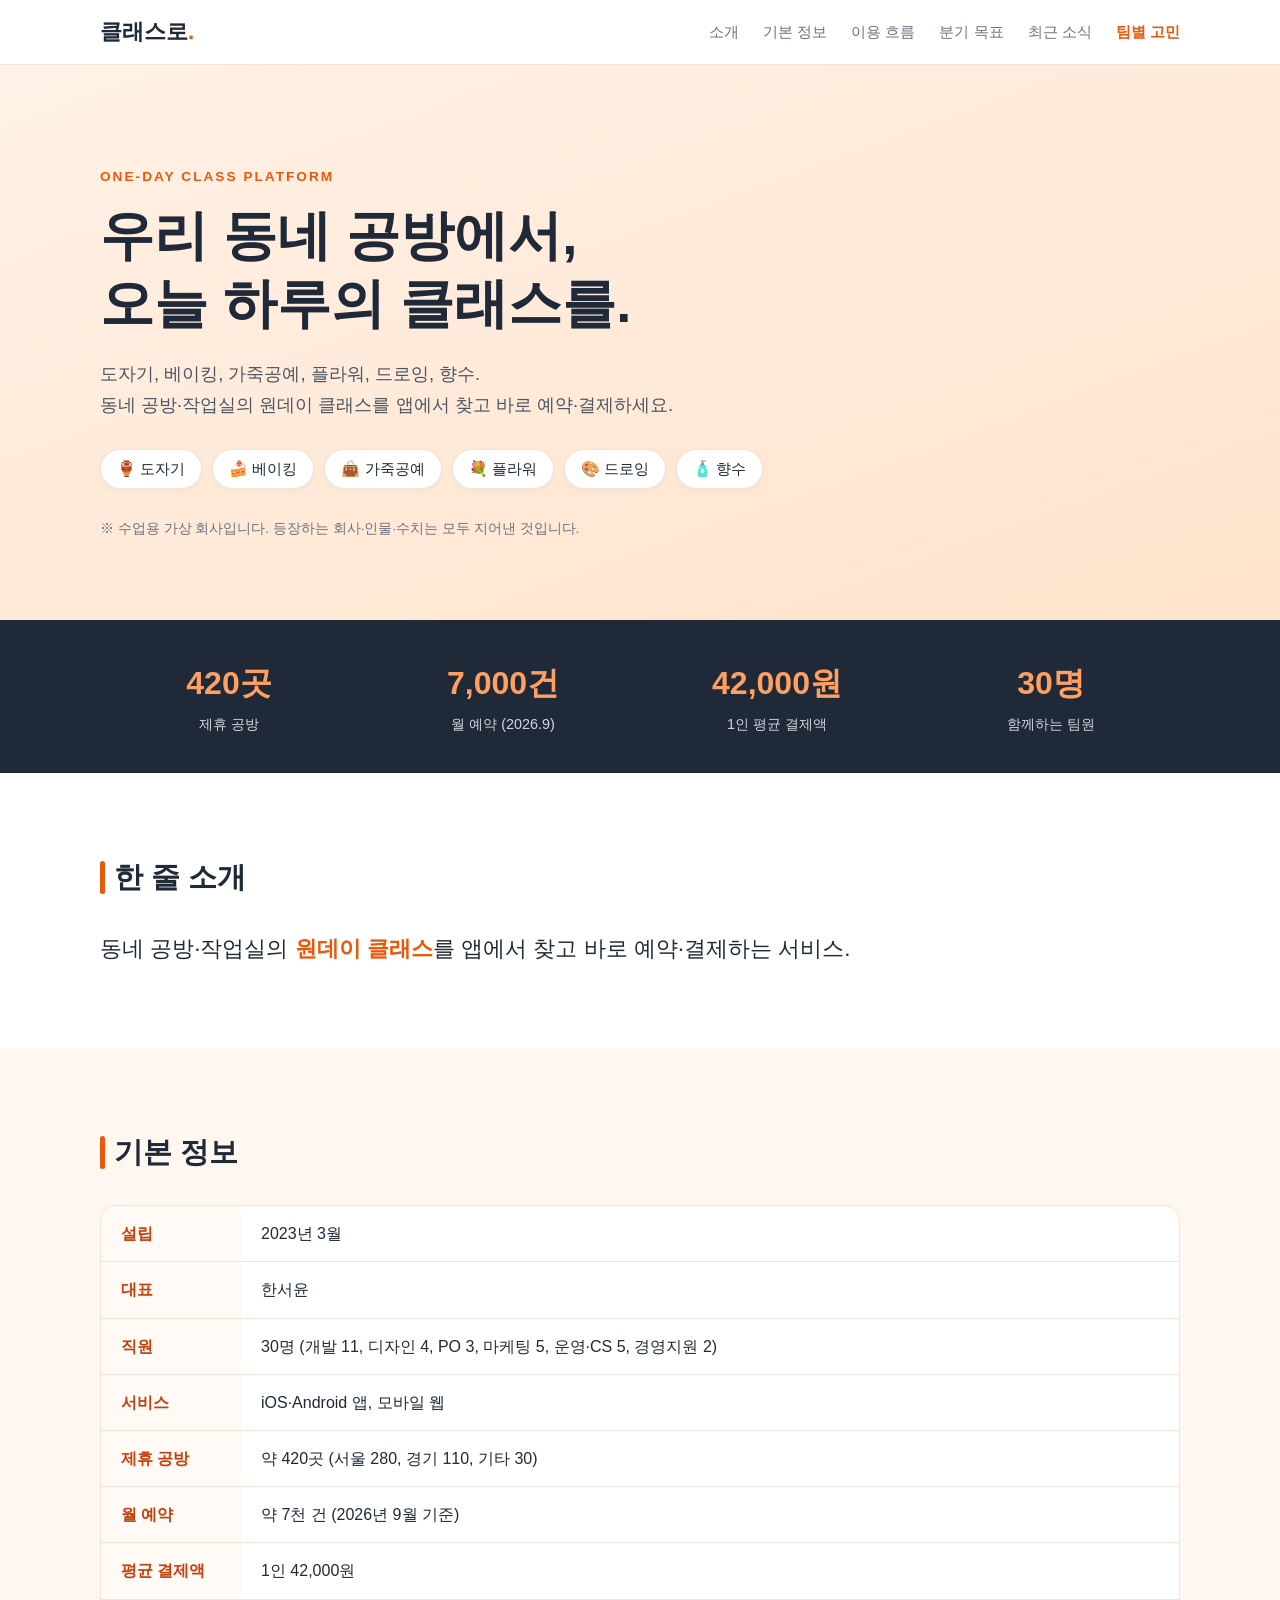
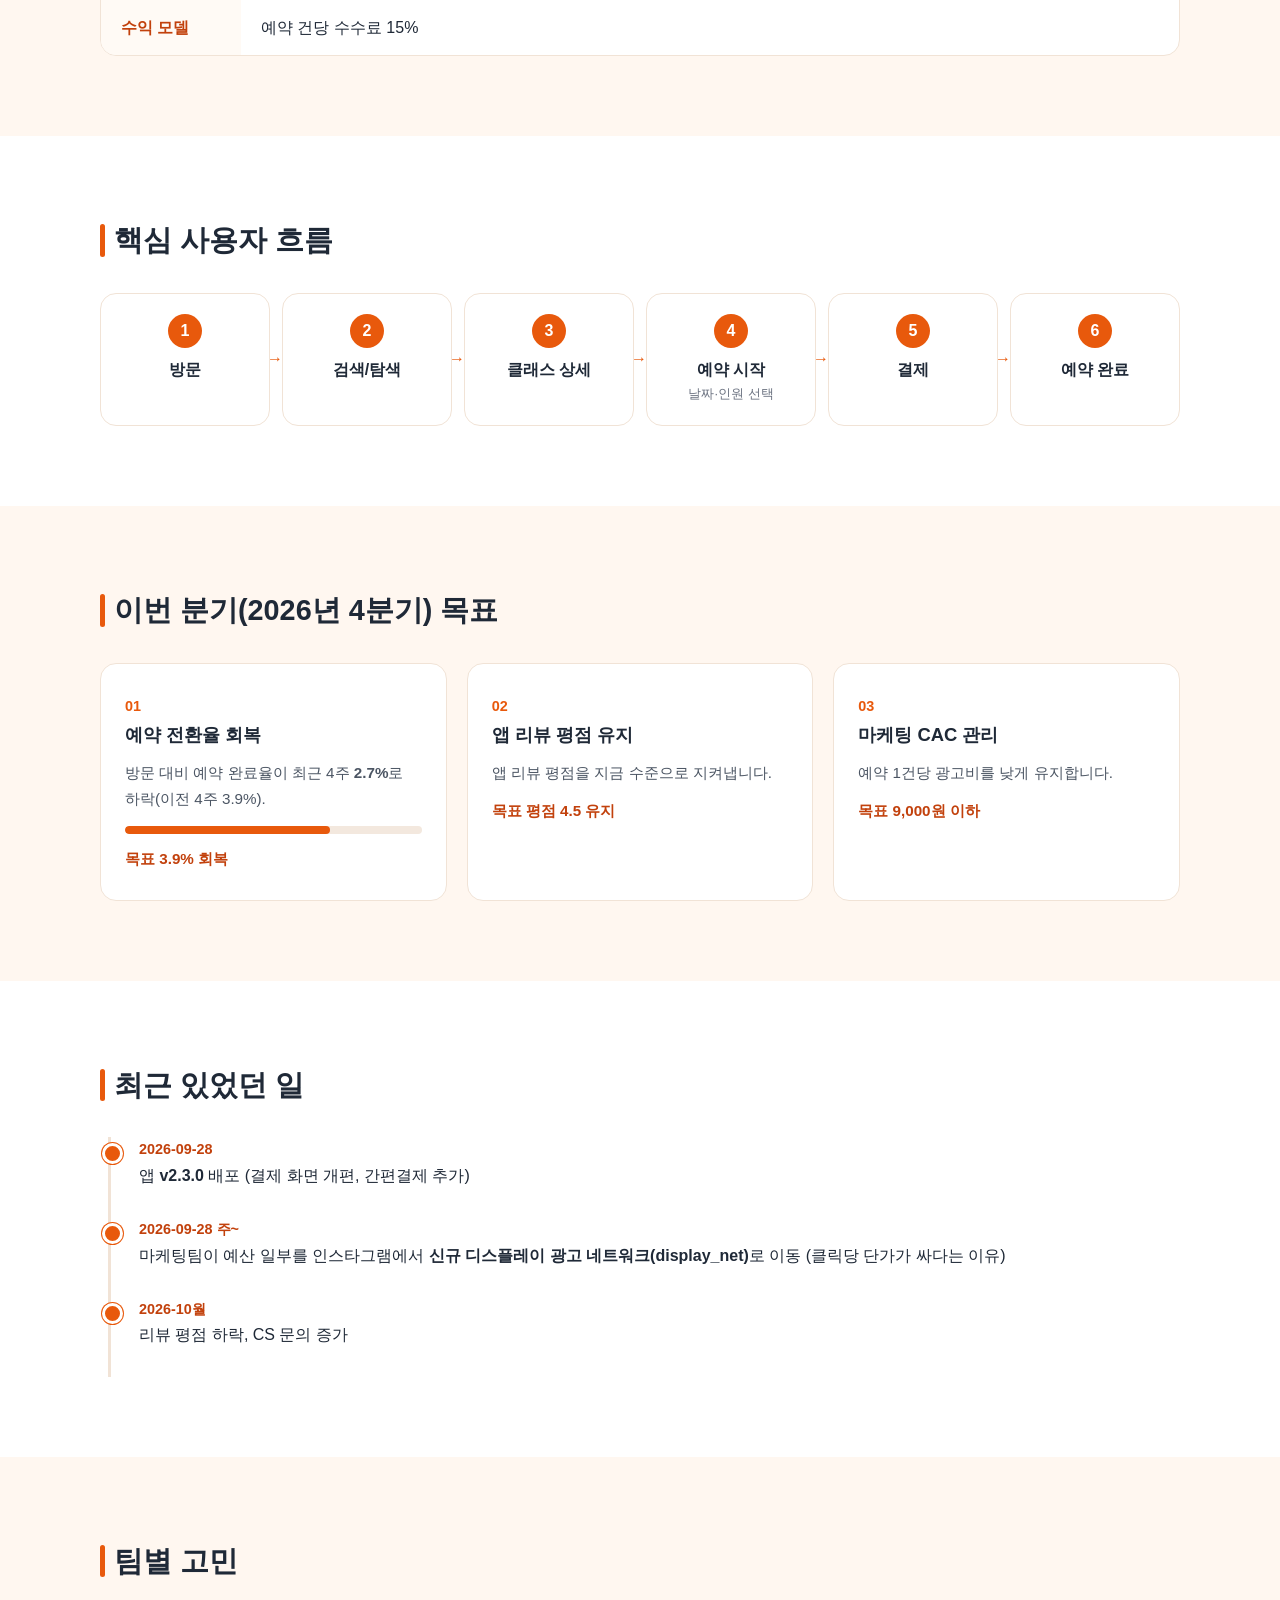
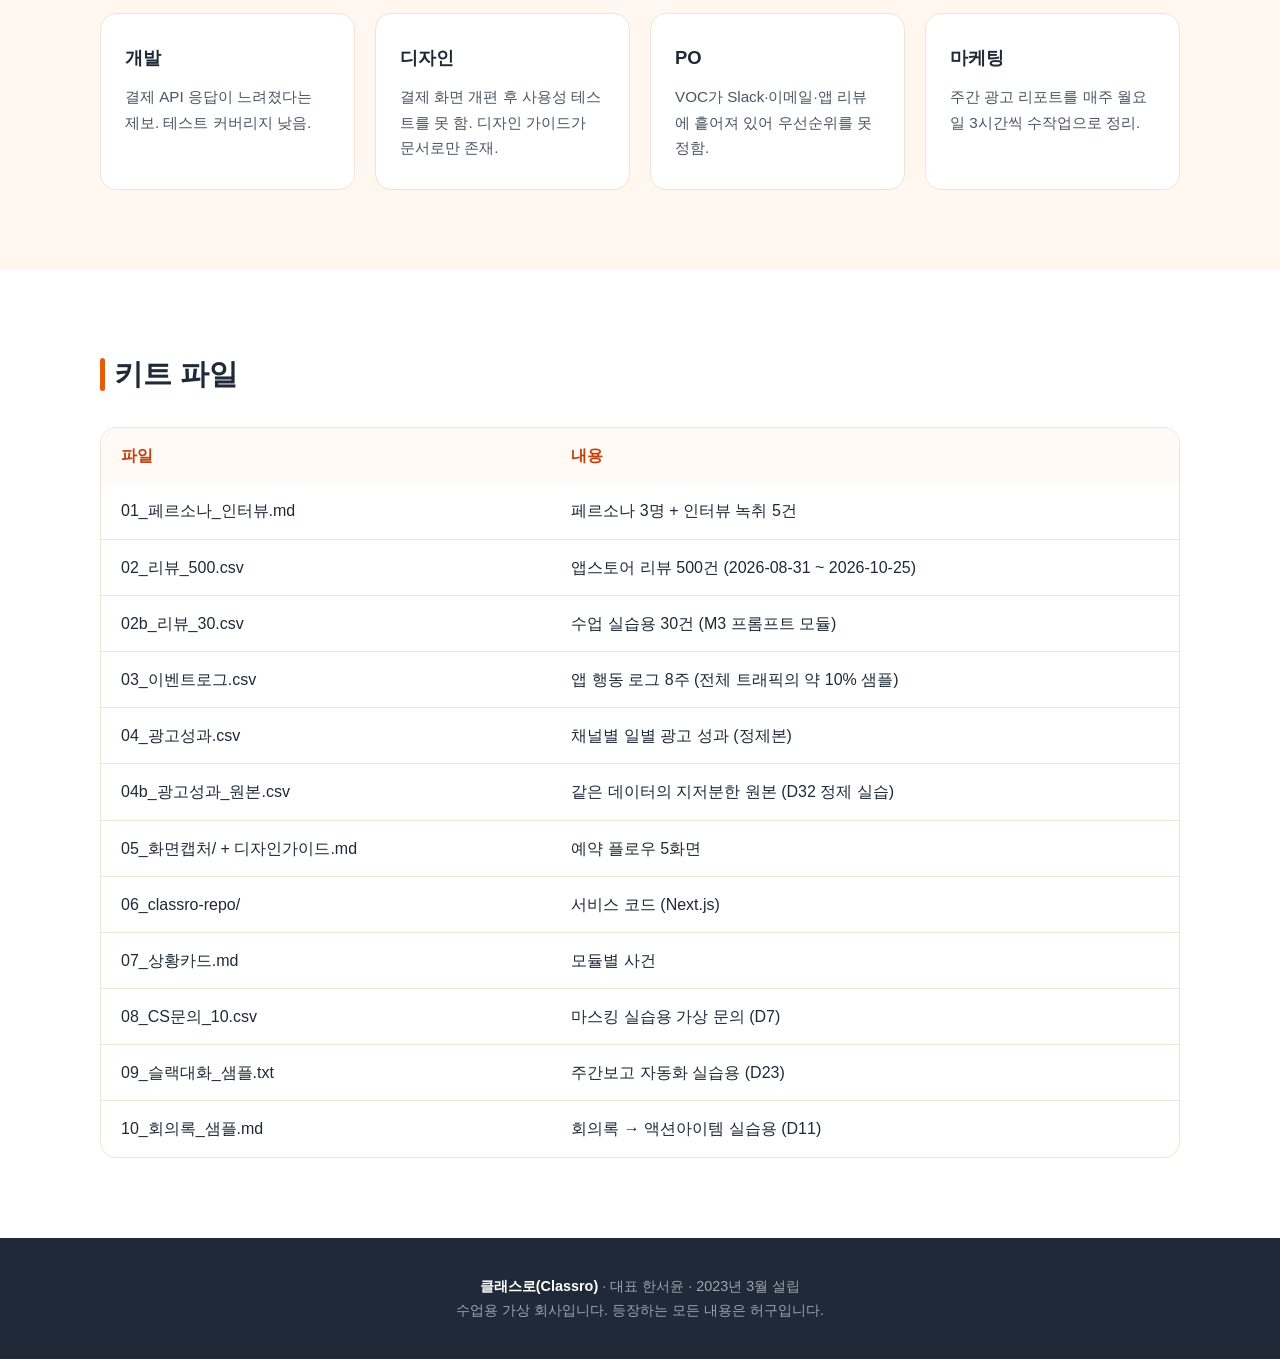
<file: index.html>
<!DOCTYPE html>
<html lang="ko">
<head>
  <meta charset="UTF-8">
  <meta name="viewport" content="width=device-width, initial-scale=1.0">
  <title>클래스로(Classro) - 동네 공방 원데이 클래스 예약</title>
  <meta name="description" content="동네 공방·작업실의 원데이 클래스를 앱에서 찾고 바로 예약·결제하는 서비스, 클래스로.">
  <link rel="stylesheet" href="css/style.css">
</head>
<body>
  <header class="header">
    <div class="container header-inner">
      <a href="#top" class="logo">클래스로<span>.</span></a>
      <button class="nav-toggle" aria-label="메뉴 열기" aria-expanded="false">☰</button>
      <nav class="nav">
        <a href="#about">소개</a>
        <a href="#info">기본 정보</a>
        <a href="#flow">이용 흐름</a>
        <a href="#goals">분기 목표</a>
        <a href="#news">최근 소식</a>
        <a href="#teams">팀별 고민</a>
      </nav>
    </div>
  </header>

  <main id="top">
    <section class="hero">
      <div class="container">
        <p class="eyebrow">ONE-DAY CLASS PLATFORM</p>
        <h1>우리 동네 공방에서,<br>오늘 하루의 클래스를.</h1>
        <p class="hero-sub">도자기, 베이킹, 가죽공예, 플라워, 드로잉, 향수.<br>동네 공방·작업실의 원데이 클래스를 앱에서 찾고 바로 예약·결제하세요.</p>
        <div class="chips">
          <span>🏺 도자기</span><span>🍰 베이킹</span><span>👜 가죽공예</span>
          <span>💐 플라워</span><span>🎨 드로잉</span><span>🧴 향수</span>
        </div>
        <p class="notice">※ 수업용 가상 회사입니다. 등장하는 회사·인물·수치는 모두 지어낸 것입니다.</p>
      </div>
    </section>

    <section class="stats">
      <div class="container stats-grid">
        <div><strong class="count" data-target="420" data-suffix="곳">0</strong><span>제휴 공방</span></div>
        <div><strong class="count" data-target="7000" data-suffix="건">0</strong><span>월 예약 (2026.9)</span></div>
        <div><strong class="count" data-target="42000" data-suffix="원">0</strong><span>1인 평균 결제액</span></div>
        <div><strong class="count" data-target="30" data-suffix="명">0</strong><span>함께하는 팀원</span></div>
      </div>
    </section>

    <section id="about" class="section">
      <div class="container">
        <h2>한 줄 소개</h2>
        <p class="lead">동네 공방·작업실의 <strong>원데이 클래스</strong>를 앱에서 찾고 바로 예약·결제하는 서비스.</p>
      </div>
    </section>

    <section id="info" class="section alt">
      <div class="container">
        <h2>기본 정보</h2>
        <div class="table-wrap">
          <table>
            <tbody>
              <tr><th>설립</th><td>2023년 3월</td></tr>
              <tr><th>대표</th><td>한서윤</td></tr>
              <tr><th>직원</th><td>30명 (개발 11, 디자인 4, PO 3, 마케팅 5, 운영·CS 5, 경영지원 2)</td></tr>
              <tr><th>서비스</th><td>iOS·Android 앱, 모바일 웹</td></tr>
              <tr><th>제휴 공방</th><td>약 420곳 (서울 280, 경기 110, 기타 30)</td></tr>
              <tr><th>월 예약</th><td>약 7천 건 (2026년 9월 기준)</td></tr>
              <tr><th>평균 결제액</th><td>1인 42,000원</td></tr>
              <tr><th>수익 모델</th><td>예약 건당 수수료 15%</td></tr>
            </tbody>
          </table>
        </div>
      </div>
    </section>

    <section id="flow" class="section">
      <div class="container">
        <h2>핵심 사용자 흐름</h2>
        <ol class="steps">
          <li><b>1</b>방문</li>
          <li><b>2</b>검색/탐색</li>
          <li><b>3</b>클래스 상세</li>
          <li><b>4</b>예약 시작<small>날짜·인원 선택</small></li>
          <li><b>5</b>결제</li>
          <li><b>6</b>예약 완료</li>
        </ol>
      </div>
    </section>

    <section id="goals" class="section alt">
      <div class="container">
        <h2>이번 분기(2026년 4분기) 목표</h2>
        <div class="cards three">
          <article class="card">
            <span class="num">01</span>
            <h3>예약 전환율 회복</h3>
            <p>방문 대비 예약 완료율이 최근 4주 <b>2.7%</b>로 하락(이전 4주 3.9%).</p>
            <div class="bar" data-from="2.7" data-to="3.9"><i></i></div>
            <p class="goal">목표 3.9% 회복</p>
          </article>
          <article class="card">
            <span class="num">02</span>
            <h3>앱 리뷰 평점 유지</h3>
            <p>앱 리뷰 평점을 지금 수준으로 지켜냅니다.</p>
            <p class="goal">목표 평점 4.5 유지</p>
          </article>
          <article class="card">
            <span class="num">03</span>
            <h3>마케팅 CAC 관리</h3>
            <p>예약 1건당 광고비를 낮게 유지합니다.</p>
            <p class="goal">목표 9,000원 이하</p>
          </article>
        </div>
      </div>
    </section>

    <section id="news" class="section">
      <div class="container">
        <h2>최근 있었던 일</h2>
        <ul class="timeline">
          <li><time>2026-09-28</time>앱 <b>v2.3.0</b> 배포 (결제 화면 개편, 간편결제 추가)</li>
          <li><time>2026-09-28 주~</time>마케팅팀이 예산 일부를 인스타그램에서 <b>신규 디스플레이 광고 네트워크(display_net)</b>로 이동 (클릭당 단가가 싸다는 이유)</li>
          <li><time>2026-10월</time>리뷰 평점 하락, CS 문의 증가</li>
        </ul>
      </div>
    </section>

    <section id="teams" class="section alt">
      <div class="container">
        <h2>팀별 고민</h2>
        <div class="cards four">
          <article class="card"><h3>개발</h3><p>결제 API 응답이 느려졌다는 제보. 테스트 커버리지 낮음.</p></article>
          <article class="card"><h3>디자인</h3><p>결제 화면 개편 후 사용성 테스트를 못 함. 디자인 가이드가 문서로만 존재.</p></article>
          <article class="card"><h3>PO</h3><p>VOC가 Slack·이메일·앱 리뷰에 흩어져 있어 우선순위를 못 정함.</p></article>
          <article class="card"><h3>마케팅</h3><p>주간 광고 리포트를 매주 월요일 3시간씩 수작업으로 정리.</p></article>
        </div>
      </div>
    </section>

    <section id="kit" class="section">
      <div class="container">
        <h2>키트 파일</h2>
        <div class="table-wrap">
          <table>
            <thead><tr><th>파일</th><th>내용</th></tr></thead>
            <tbody>
              <tr><td>01_페르소나_인터뷰.md</td><td>페르소나 3명 + 인터뷰 녹취 5건</td></tr>
              <tr><td>02_리뷰_500.csv</td><td>앱스토어 리뷰 500건 (2026-08-31 ~ 2026-10-25)</td></tr>
              <tr><td>02b_리뷰_30.csv</td><td>수업 실습용 30건 (M3 프롬프트 모듈)</td></tr>
              <tr><td>03_이벤트로그.csv</td><td>앱 행동 로그 8주 (전체 트래픽의 약 10% 샘플)</td></tr>
              <tr><td>04_광고성과.csv</td><td>채널별 일별 광고 성과 (정제본)</td></tr>
              <tr><td>04b_광고성과_원본.csv</td><td>같은 데이터의 지저분한 원본 (D32 정제 실습)</td></tr>
              <tr><td>05_화면캡처/ + 디자인가이드.md</td><td>예약 플로우 5화면</td></tr>
              <tr><td>06_classro-repo/</td><td>서비스 코드 (Next.js)</td></tr>
              <tr><td>07_상황카드.md</td><td>모듈별 사건</td></tr>
              <tr><td>08_CS문의_10.csv</td><td>마스킹 실습용 가상 문의 (D7)</td></tr>
              <tr><td>09_슬랙대화_샘플.txt</td><td>주간보고 자동화 실습용 (D23)</td></tr>
              <tr><td>10_회의록_샘플.md</td><td>회의록 → 액션아이템 실습용 (D11)</td></tr>
            </tbody>
          </table>
        </div>
      </div>
    </section>
  </main>

  <footer class="footer">
    <div class="container">
      <p><b>클래스로(Classro)</b> · 대표 한서윤 · 2023년 3월 설립</p>
      <p>수업용 가상 회사입니다. 등장하는 모든 내용은 허구입니다.</p>
    </div>
  </footer>

  <script src="js/main.js"></script>
</body>
</html>
</file>
<file: css/style.css>
:root {
  --brand: #e8590c;
  --brand-dark: #c2410c;
  --ink: #1f2937;
  --muted: #6b7280;
  --bg: #ffffff;
  --bg-alt: #fff7f0;
  --line: #f1e3d6;
  --radius: 16px;
}

* { box-sizing: border-box; margin: 0; padding: 0; }
html { scroll-behavior: smooth; scroll-padding-top: 70px; }
body {
  font-family: 'Pretendard', 'Noto Sans KR', 'Malgun Gothic', sans-serif;
  color: var(--ink);
  background: var(--bg);
  line-height: 1.7;
}
a { color: inherit; text-decoration: none; }
.container { width: min(1080px, 92%); margin: 0 auto; }

/* Header */
.header {
  position: sticky; top: 0; z-index: 10;
  background: rgba(255, 255, 255, .92);
  backdrop-filter: blur(8px);
  border-bottom: 1px solid var(--line);
}
.header-inner { display: flex; align-items: center; justify-content: space-between; height: 64px; }
.logo { font-size: 1.4rem; font-weight: 800; }
.logo span { color: var(--brand); }
.nav { display: flex; gap: 24px; }
.nav a { font-size: .95rem; color: var(--muted); transition: color .2s; }
.nav a:hover, .nav a.active { color: var(--brand); font-weight: 600; }
.nav-toggle { display: none; background: none; border: 0; font-size: 1.5rem; cursor: pointer; }

/* Hero */
.hero {
  padding: 100px 0 80px;
  background: linear-gradient(160deg, #fff1e6 0%, #ffe3cc 100%);
}
.eyebrow { color: var(--brand); font-weight: 700; letter-spacing: .15em; font-size: .85rem; }
.hero h1 { font-size: clamp(2rem, 5vw, 3.4rem); line-height: 1.25; margin: 14px 0 20px; }
.hero-sub { font-size: 1.15rem; color: #4b5563; }
.chips { display: flex; flex-wrap: wrap; gap: 10px; margin: 28px 0; }
.chips span {
  background: #fff; border: 1px solid var(--line); border-radius: 999px;
  padding: 6px 16px; font-size: .95rem; box-shadow: 0 2px 6px rgba(0,0,0,.04);
}
.notice { font-size: .85rem; color: var(--muted); }

/* Stats */
.stats { background: var(--ink); color: #fff; }
.stats-grid { display: grid; grid-template-columns: repeat(4, 1fr); text-align: center; padding: 36px 0; gap: 16px; }
.stats strong { display: block; font-size: 2rem; color: #ffa062; }
.stats span { font-size: .9rem; color: #d1d5db; }

/* Sections */
.section { padding: 80px 0; }
.section.alt { background: var(--bg-alt); }
h2 { font-size: 1.8rem; margin-bottom: 28px; position: relative; padding-left: 14px; }
h2::before { content: ''; position: absolute; left: 0; top: 8px; bottom: 8px; width: 5px; border-radius: 3px; background: var(--brand); }
.lead { font-size: 1.4rem; }
.lead strong { color: var(--brand); }

/* Table */
.table-wrap { overflow-x: auto; background: #fff; border-radius: var(--radius); border: 1px solid var(--line); }
table { width: 100%; border-collapse: collapse; }
th, td { padding: 14px 20px; text-align: left; border-bottom: 1px solid var(--line); }
tr:last-child th, tr:last-child td { border-bottom: 0; }
tbody th { width: 140px; background: #fffaf5; color: var(--brand-dark); white-space: nowrap; }
thead th { background: #fffaf5; color: var(--brand-dark); }

/* Steps */
.steps { list-style: none; display: grid; grid-template-columns: repeat(6, 1fr); gap: 12px; }
.steps li {
  position: relative; background: #fff; border: 1px solid var(--line); border-radius: var(--radius);
  padding: 20px 10px; text-align: center; font-weight: 600;
}
.steps li:not(:last-child)::after { content: '→'; position: absolute; right: -14px; top: 50%; transform: translateY(-50%); color: var(--brand); z-index: 1; }
.steps b { display: grid; place-items: center; width: 34px; height: 34px; margin: 0 auto 8px; border-radius: 50%; background: var(--brand); color: #fff; }
.steps small { display: block; font-weight: 400; color: var(--muted); font-size: .8rem; }

/* Cards */
.cards { display: grid; gap: 20px; }
.cards.three { grid-template-columns: repeat(3, 1fr); }
.cards.four { grid-template-columns: repeat(4, 1fr); }
.card {
  background: #fff; border: 1px solid var(--line); border-radius: var(--radius); padding: 28px 24px;
  transition: transform .25s, box-shadow .25s;
}
.card:hover { transform: translateY(-4px); box-shadow: 0 12px 28px rgba(232, 89, 12, .12); }
.card h3 { margin-bottom: 10px; font-size: 1.15rem; }
.card p { color: #4b5563; font-size: .95rem; }
.num { color: var(--brand); font-weight: 800; font-size: .9rem; }
.goal { margin-top: 12px; font-weight: 700; color: var(--brand-dark) !important; }
.bar { height: 8px; background: #f3e8de; border-radius: 4px; margin-top: 14px; overflow: hidden; }
.bar i { display: block; height: 100%; width: 0; background: var(--brand); border-radius: 4px; transition: width 1.2s ease; }

/* Timeline */
.timeline { list-style: none; border-left: 3px solid var(--line); margin-left: 8px; }
.timeline li { position: relative; padding: 0 0 28px 28px; }
.timeline li::before {
  content: ''; position: absolute; left: -9px; top: 6px; width: 15px; height: 15px;
  border-radius: 50%; background: var(--brand); border: 3px solid #fff; box-shadow: 0 0 0 1px var(--brand);
}
.timeline time { display: block; font-weight: 700; color: var(--brand-dark); font-size: .9rem; }

/* Footer */
.footer { background: var(--ink); color: #9ca3af; text-align: center; padding: 36px 0; font-size: .9rem; }
.footer b { color: #fff; }

/* Reveal animation */
.reveal { opacity: 0; transform: translateY(24px); transition: opacity .7s, transform .7s; }
.reveal.show { opacity: 1; transform: none; }

/* Responsive */
@media (max-width: 900px) {
  .cards.four { grid-template-columns: repeat(2, 1fr); }
  .cards.three { grid-template-columns: 1fr; }
  .steps { grid-template-columns: repeat(3, 1fr); }
  .steps li::after { display: none; }
  .stats-grid { grid-template-columns: repeat(2, 1fr); }
}
@media (max-width: 640px) {
  .nav-toggle { display: block; }
  .nav {
    display: none; position: absolute; top: 64px; left: 0; right: 0;
    flex-direction: column; gap: 0; background: #fff; border-bottom: 1px solid var(--line);
  }
  .nav.open { display: flex; }
  .nav a { padding: 14px 4%; }
  .cards.four { grid-template-columns: 1fr; }
  .section { padding: 56px 0; }
  .hero { padding: 64px 0 56px; }
  tbody th { width: 90px; }
}
</file>
